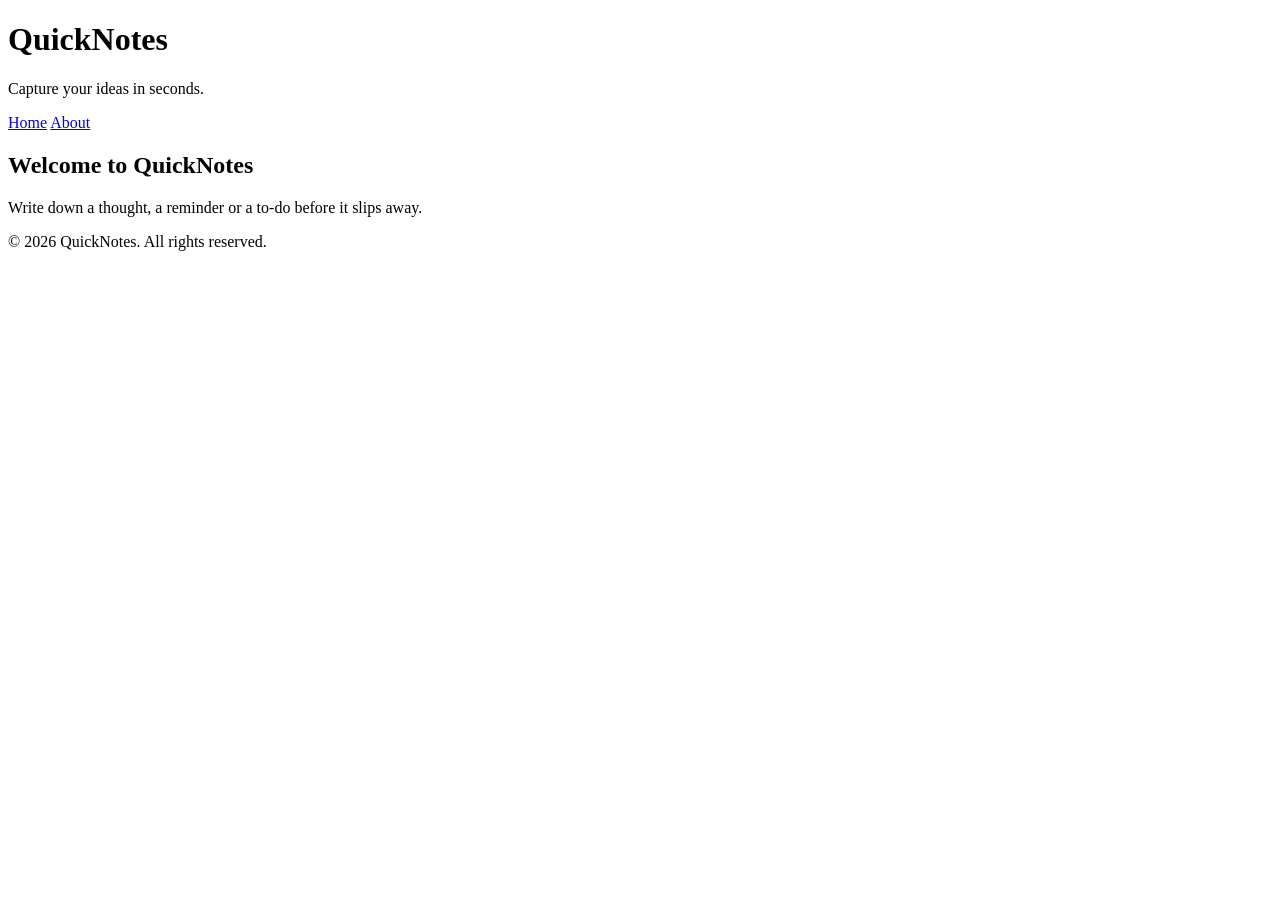
<file: day1/index.html>
<!DOCTYPE html>
<html lang="en">
<head>
  <meta charset="UTF-8">
  <meta name="viewport" content="width=device-width, initial-scale=1.0">
  <title>QuickNotes</title>
</head>
<body>
  <header>
    <h1>QuickNotes</h1>
    <p>Capture your ideas in seconds.</p>
    <nav>
      <a href="index.html">Home</a>
      <a href="about.html">About</a>
    </nav>
  </header>

  <main>
    <h2>Welcome to QuickNotes</h2>
    <p>Write down a thought, a reminder or a to-do before it slips away.</p>
  </main>

  <footer>
    <p>&copy; 2026 QuickNotes. All rights reserved.</p>
  </footer>
</body>
</html>
</file>
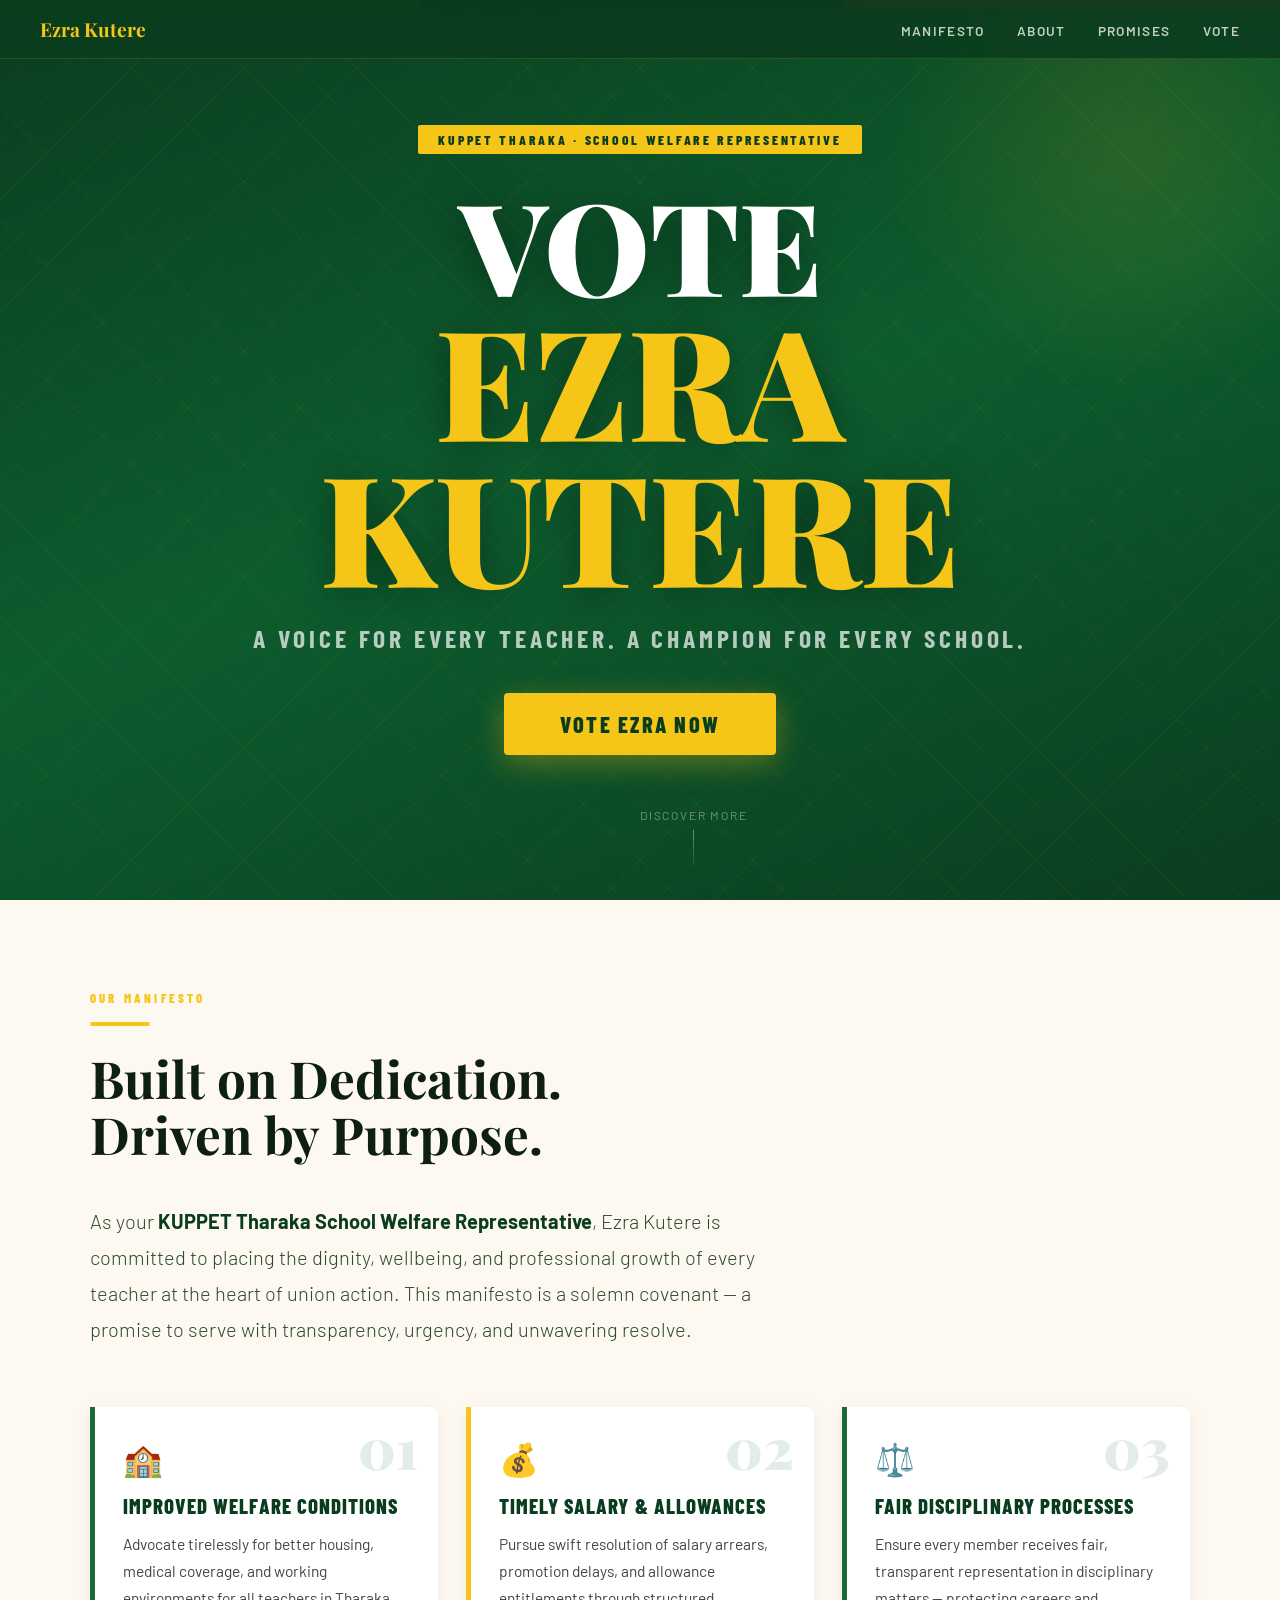
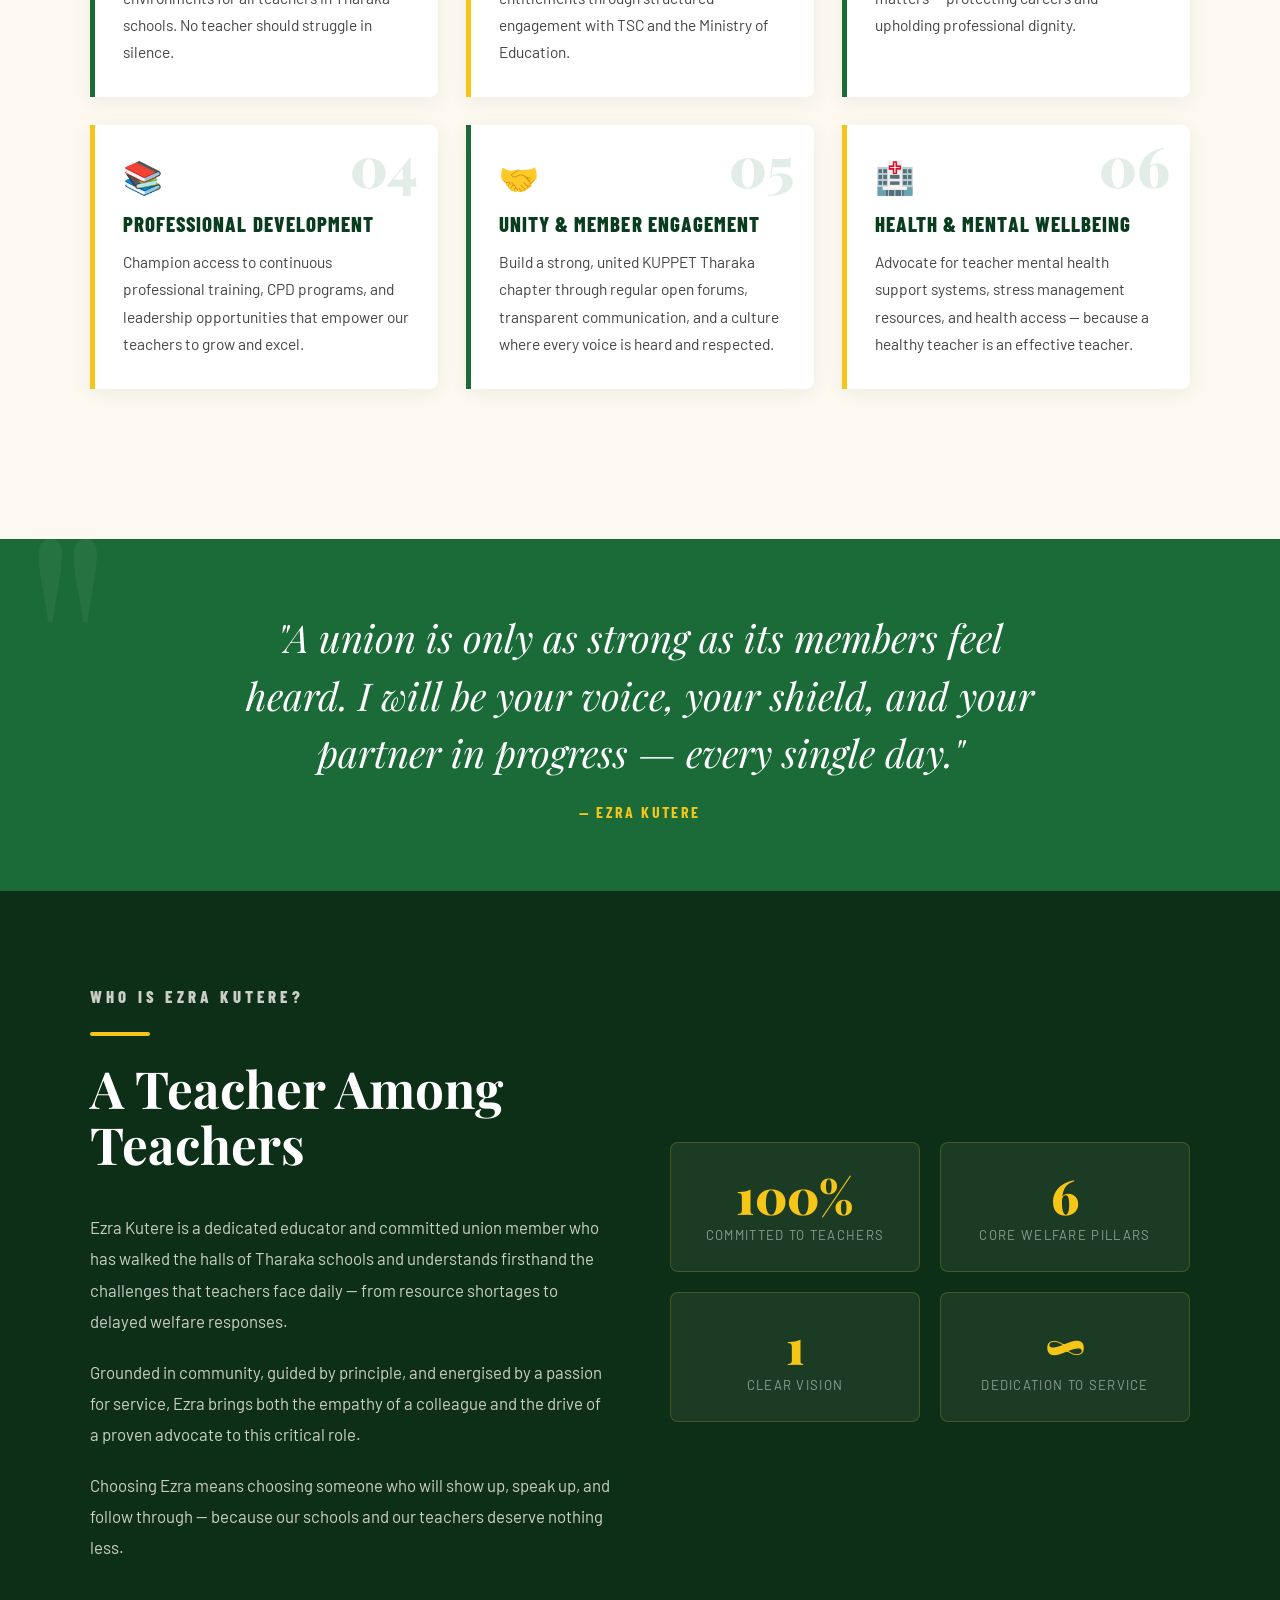
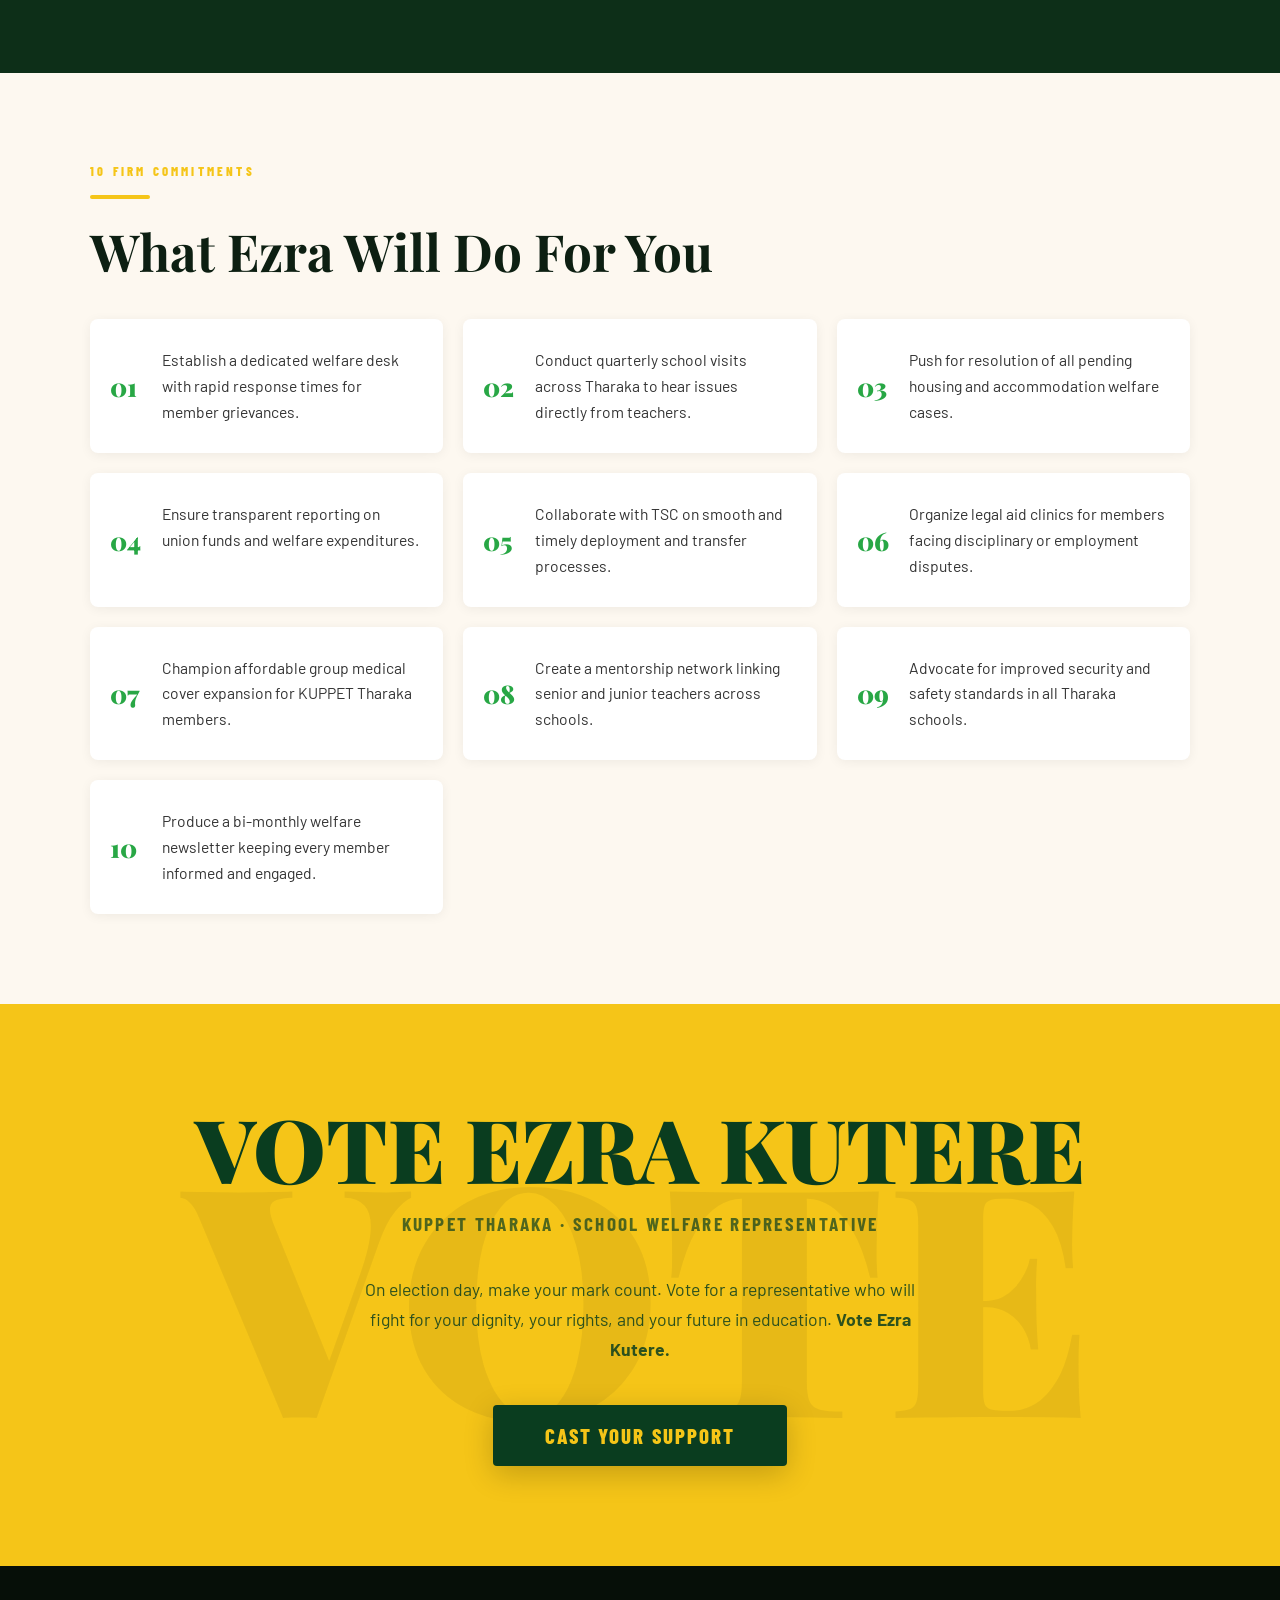
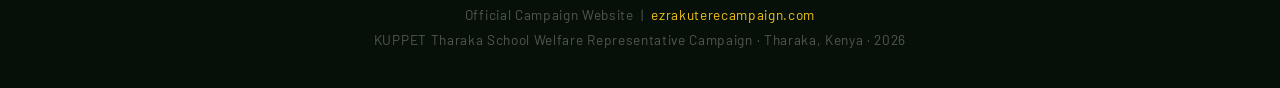
<file: day2/index.html>
<!DOCTYPE html>
<html lang="en">
<head>
  <meta charset="UTF-8">
  <meta name="viewport" content="width=device-width, initial-scale=1.0">
  <title>Vote Ezra Kutere | KUPPET Tharaka School Welfare Representative</title>
  <link href="https://fonts.googleapis.com/css2?family=Playfair+Display:wght@700;900&family=Barlow:wght@300;400;600;700&family=Barlow+Condensed:wght@700;800&display=swap" rel="stylesheet">
  <style>
    :root {
      --green-dark: #0a3d1f;
      --green-mid: #1a6b37;
      --green-bright: #28a745;
      --gold: #f5c518;
      --gold-light: #ffe066;
      --cream: #fdf8f0;
      --white: #ffffff;
      --text-dark: #0d1f12;
      --red: #c0392b;
    }

    *, *::before, *::after { box-sizing: border-box; margin: 0; padding: 0; }

    html { scroll-behavior: smooth; }

    body {
      font-family: 'Barlow', sans-serif;
      background: var(--green-dark);
      color: var(--cream);
      overflow-x: hidden;
    }

    /* ── HERO ── */
    .hero {
      min-height: 100vh;
      background: linear-gradient(160deg, #0a3d1f 0%, #0d5c2e 50%, #0a3d1f 100%);
      position: relative;
      display: flex;
      flex-direction: column;
      align-items: center;
      justify-content: center;
      text-align: center;
      padding: 60px 20px 80px;
      overflow: hidden;
    }

    /* Geometric background pattern */
    .hero::before {
      content: '';
      position: absolute;
      inset: 0;
      background-image:
        repeating-linear-gradient(45deg, rgba(245,197,24,0.04) 0px, rgba(245,197,24,0.04) 1px, transparent 1px, transparent 40px),
        repeating-linear-gradient(-45deg, rgba(245,197,24,0.04) 0px, rgba(245,197,24,0.04) 1px, transparent 1px, transparent 40px);
      pointer-events: none;
    }

    /* Glowing orb */
    .hero::after {
      content: '';
      position: absolute;
      top: -100px; right: -100px;
      width: 500px; height: 500px;
      background: radial-gradient(circle, rgba(245,197,24,0.12) 0%, transparent 70%);
      border-radius: 50%;
      pointer-events: none;
    }

    .flag-stripe {
      position: absolute;
      top: 0; left: 0; right: 0;
      height: 8px;
      background: linear-gradient(90deg, #006600 33%, #000000 33%, #000000 66%, #BB0000 66%);
    }

    .badge {
      display: inline-block;
      background: var(--gold);
      color: var(--green-dark);
      font-family: 'Barlow Condensed', sans-serif;
      font-weight: 800;
      font-size: 0.85rem;
      letter-spacing: 0.2em;
      text-transform: uppercase;
      padding: 6px 20px;
      border-radius: 2px;
      margin-bottom: 30px;
      position: relative;
      animation: fadeDown 0.8s ease both;
    }

    .hero-name {
      font-family: 'Playfair Display', serif;
      font-weight: 900;
      font-size: clamp(3.5rem, 10vw, 8rem);
      line-height: 0.95;
      color: var(--white);
      position: relative;
      animation: fadeDown 1s ease 0.15s both;
      text-shadow: 0 4px 40px rgba(0,0,0,0.4);
    }

    .hero-name span {
      display: block;
      color: var(--gold);
      font-size: clamp(4rem, 12vw, 10rem);
    }

    .hero-tagline {
      font-family: 'Barlow Condensed', sans-serif;
      font-weight: 700;
      font-size: clamp(1.1rem, 3vw, 1.6rem);
      letter-spacing: 0.15em;
      text-transform: uppercase;
      color: rgba(255,255,255,0.7);
      margin: 24px 0 40px;
      animation: fadeDown 1s ease 0.3s both;
    }

    .vote-btn {
      display: inline-block;
      background: var(--gold);
      color: var(--green-dark);
      font-family: 'Barlow Condensed', sans-serif;
      font-weight: 800;
      font-size: 1.4rem;
      letter-spacing: 0.1em;
      text-transform: uppercase;
      text-decoration: none;
      padding: 18px 56px;
      border-radius: 4px;
      position: relative;
      animation: fadeDown 1s ease 0.45s both;
      transition: transform 0.2s, box-shadow 0.2s;
      box-shadow: 0 8px 30px rgba(245,197,24,0.35);
    }
    .vote-btn:hover {
      transform: translateY(-3px);
      box-shadow: 0 16px 40px rgba(245,197,24,0.5);
    }

    .scroll-hint {
      position: absolute;
      bottom: 30px;
      left: 50%;
      transform: translateX(-50%);
      display: flex;
      flex-direction: column;
      align-items: center;
      gap: 8px;
      font-size: 0.75rem;
      letter-spacing: 0.15em;
      text-transform: uppercase;
      color: rgba(255,255,255,0.4);
      animation: fadeDown 1s ease 0.7s both;
    }
    .scroll-hint::after {
      content: '';
      width: 1px; height: 40px;
      background: linear-gradient(to bottom, rgba(255,255,255,0.4), transparent);
      animation: pulse 1.5s ease-in-out infinite;
    }

    /* ── SECTION BASE ── */
    section {
      padding: 90px 20px;
    }

    .container {
      max-width: 1100px;
      margin: 0 auto;
    }

    .section-label {
      font-family: 'Barlow Condensed', sans-serif;
      font-weight: 800;
      font-size: 0.8rem;
      letter-spacing: 0.25em;
      text-transform: uppercase;
      color: var(--gold);
      margin-bottom: 16px;
    }

    .section-title {
      font-family: 'Playfair Display', serif;
      font-weight: 700;
      font-size: clamp(2rem, 5vw, 3.2rem);
      line-height: 1.1;
      margin-bottom: 40px;
    }

    /* ── MANIFESTO ── */
    .manifesto {
      background: var(--cream);
      color: var(--text-dark);
      position: relative;
    }

    .manifesto-intro {
      font-size: 1.25rem;
      line-height: 1.8;
      color: #2c4a30;
      max-width: 720px;
      margin-bottom: 60px;
      font-weight: 300;
    }

    .manifesto-intro strong {
      color: var(--green-dark);
      font-weight: 700;
    }

    .pillars {
      display: grid;
      grid-template-columns: repeat(auto-fit, minmax(300px, 1fr));
      gap: 28px;
      margin-bottom: 60px;
    }

    .pillar {
      background: var(--white);
      border-left: 5px solid var(--green-mid);
      border-radius: 0 8px 8px 0;
      padding: 32px 28px;
      position: relative;
      transition: transform 0.25s, box-shadow 0.25s;
      box-shadow: 0 4px 20px rgba(0,0,0,0.06);
    }
    .pillar:hover {
      transform: translateY(-4px);
      box-shadow: 0 12px 36px rgba(0,0,0,0.12);
    }
    .pillar:nth-child(even) { border-left-color: var(--gold); }

    .pillar-number {
      font-family: 'Playfair Display', serif;
      font-size: 3.5rem;
      font-weight: 900;
      color: rgba(26,107,55,0.12);
      position: absolute;
      top: 12px; right: 20px;
      line-height: 1;
    }

    .pillar-icon {
      font-size: 2rem;
      margin-bottom: 14px;
    }

    .pillar h3 {
      font-family: 'Barlow Condensed', sans-serif;
      font-weight: 800;
      font-size: 1.3rem;
      letter-spacing: 0.05em;
      text-transform: uppercase;
      color: var(--green-dark);
      margin-bottom: 12px;
    }

    .pillar p {
      font-size: 0.97rem;
      line-height: 1.75;
      color: #444;
    }

    /* ── QUOTE BAND ── */
    .quote-band {
      background: var(--green-mid);
      padding: 70px 20px;
      text-align: center;
      position: relative;
      overflow: hidden;
    }
    .quote-band::before {
      content: '"';
      font-family: 'Playfair Display', serif;
      font-size: 20rem;
      color: rgba(255,255,255,0.05);
      position: absolute;
      top: -60px; left: 20px;
      line-height: 1;
      pointer-events: none;
    }

    .quote-text {
      font-family: 'Playfair Display', serif;
      font-size: clamp(1.4rem, 4vw, 2.4rem);
      font-style: italic;
      line-height: 1.5;
      max-width: 800px;
      margin: 0 auto 20px;
      color: var(--white);
    }
    .quote-attr {
      font-family: 'Barlow Condensed', sans-serif;
      font-weight: 700;
      font-size: 1rem;
      letter-spacing: 0.15em;
      text-transform: uppercase;
      color: var(--gold);
    }

    /* ── ABOUT ── */
    .about {
      background: #0d2f18;
    }

    .about-grid {
      display: grid;
      grid-template-columns: 1fr 1fr;
      gap: 60px;
      align-items: center;
    }

    @media (max-width: 768px) {
      .about-grid { grid-template-columns: 1fr; }
    }

    .about-text p {
      font-size: 1.05rem;
      line-height: 1.85;
      color: rgba(253,248,240,0.8);
      margin-bottom: 20px;
    }

    .stat-box {
      display: grid;
      grid-template-columns: 1fr 1fr;
      gap: 20px;
    }

    .stat {
      background: rgba(255,255,255,0.06);
      border: 1px solid rgba(245,197,24,0.2);
      border-radius: 8px;
      padding: 28px 20px;
      text-align: center;
    }
    .stat-number {
      font-family: 'Playfair Display', serif;
      font-size: 3rem;
      font-weight: 900;
      color: var(--gold);
      line-height: 1;
    }
    .stat-label {
      font-size: 0.82rem;
      letter-spacing: 0.1em;
      text-transform: uppercase;
      color: rgba(255,255,255,0.5);
      margin-top: 8px;
    }

    /* ── PROMISES ── */
    .promises {
      background: var(--cream);
      color: var(--text-dark);
    }

    .promise-list {
      counter-reset: promise;
      list-style: none;
      display: grid;
      grid-template-columns: repeat(auto-fit, minmax(280px, 1fr));
      gap: 20px;
    }

    .promise-list li {
      counter-increment: promise;
      background: var(--white);
      border-radius: 8px;
      padding: 28px 24px 28px 72px;
      position: relative;
      box-shadow: 0 2px 12px rgba(0,0,0,0.06);
      font-size: 0.98rem;
      line-height: 1.65;
      color: #333;
      transition: transform 0.2s;
    }
    .promise-list li:hover { transform: translateY(-3px); }
    .promise-list li::before {
      counter-increment: none;
      content: counter(promise, decimal-leading-zero);
      font-family: 'Playfair Display', serif;
      font-weight: 900;
      font-size: 1.6rem;
      color: var(--green-bright);
      position: absolute;
      left: 20px;
      top: 50%;
      transform: translateY(-50%);
    }

    /* ── CTA ── */
    .cta {
      background: var(--gold);
      color: var(--green-dark);
      text-align: center;
      padding: 100px 20px;
      position: relative;
      overflow: hidden;
    }
    .cta::before {
      content: 'VOTE';
      font-family: 'Playfair Display', serif;
      font-size: 20rem;
      font-weight: 900;
      color: rgba(0,0,0,0.06);
      position: absolute;
      top: 50%; left: 50%;
      transform: translate(-50%, -50%);
      pointer-events: none;
      white-space: nowrap;
    }

    .cta-title {
      font-family: 'Playfair Display', serif;
      font-size: clamp(2.5rem, 7vw, 5.5rem);
      font-weight: 900;
      line-height: 1;
      margin-bottom: 20px;
      position: relative;
    }

    .cta-sub {
      font-family: 'Barlow Condensed', sans-serif;
      font-weight: 700;
      font-size: 1.2rem;
      letter-spacing: 0.12em;
      text-transform: uppercase;
      color: rgba(10,61,31,0.7);
      margin-bottom: 40px;
      position: relative;
    }

    .cta-btn {
      display: inline-block;
      background: var(--green-dark);
      color: var(--gold);
      font-family: 'Barlow Condensed', sans-serif;
      font-weight: 800;
      font-size: 1.3rem;
      letter-spacing: 0.1em;
      text-transform: uppercase;
      text-decoration: none;
      padding: 18px 52px;
      border-radius: 4px;
      position: relative;
      transition: transform 0.2s, box-shadow 0.2s;
      box-shadow: 0 8px 30px rgba(0,0,0,0.2);
    }
    .cta-btn:hover {
      transform: translateY(-4px);
      box-shadow: 0 16px 40px rgba(0,0,0,0.3);
    }

    /* ── FOOTER ── */
    footer {
      background: #060f08;
      padding: 40px 20px;
      text-align: center;
      color: rgba(255,255,255,0.3);
      font-size: 0.85rem;
      letter-spacing: 0.05em;
    }
    footer a {
      color: var(--gold);
      text-decoration: none;
    }

    /* ── NAV ── */
    nav {
      position: fixed;
      top: 0; left: 0; right: 0;
      z-index: 100;
      padding: 16px 40px;
      display: flex;
      justify-content: space-between;
      align-items: center;
      background: rgba(10,61,31,0.9);
      backdrop-filter: blur(12px);
      border-bottom: 1px solid rgba(245,197,24,0.15);
    }

    .nav-brand {
      font-family: 'Playfair Display', serif;
      font-weight: 700;
      font-size: 1.2rem;
      color: var(--gold);
      text-decoration: none;
    }

    .nav-links {
      display: flex;
      gap: 32px;
      list-style: none;
    }
    .nav-links a {
      color: rgba(255,255,255,0.75);
      text-decoration: none;
      font-size: 0.85rem;
      letter-spacing: 0.1em;
      text-transform: uppercase;
      font-weight: 600;
      transition: color 0.2s;
    }
    .nav-links a:hover { color: var(--gold); }

    @media (max-width: 600px) {
      nav { padding: 14px 20px; }
      .nav-links { display: none; }
    }

    /* ── DIVIDER ── */
    .gold-rule {
      width: 60px; height: 4px;
      background: var(--gold);
      margin-bottom: 24px;
      border-radius: 2px;
    }

    /* ── ANIMATIONS ── */
    @keyframes fadeDown {
      from { opacity: 0; transform: translateY(-24px); }
      to   { opacity: 1; transform: translateY(0); }
    }
    @keyframes pulse {
      0%, 100% { opacity: 0.4; }
      50% { opacity: 1; }
    }

    .reveal {
      opacity: 0;
      transform: translateY(32px);
      transition: opacity 0.7s ease, transform 0.7s ease;
    }
    .reveal.visible {
      opacity: 1;
      transform: none;
    }
  </style>
</head>
<body>

<!-- NAV -->
<nav>
  <a href="#" class="nav-brand">Ezra Kutere</a>
  <ul class="nav-links">
    <li><a href="#manifesto">Manifesto</a></li>
    <li><a href="#about">About</a></li>
    <li><a href="#promises">Promises</a></li>
    <li><a href="#vote">Vote</a></li>
  </ul>
</nav>

<!-- HERO -->
<section class="hero">
  <div class="flag-stripe"></div>
  <div class="badge">KUPPET Tharaka · School Welfare Representative</div>
  <h1 class="hero-name">
    VOTE
    <span>EZRA<br>KUTERE</span>
  </h1>
  <p class="hero-tagline">A Voice for Every Teacher. A Champion for Every School.</p>
  <a href="#vote" class="vote-btn">Vote Ezra Now</a>
  <div class="scroll-hint">Discover more</div>
</section>

<!-- MANIFESTO -->
<section class="manifesto" id="manifesto">
  <div class="container">
    <p class="section-label">Our Manifesto</p>
    <div class="gold-rule"></div>
    <h2 class="section-title reveal">Built on Dedication.<br>Driven by Purpose.</h2>
    <p class="manifesto-intro reveal">
      As your <strong>KUPPET Tharaka School Welfare Representative</strong>, Ezra Kutere is committed to placing the dignity, wellbeing, and professional growth of every teacher at the heart of union action. This manifesto is a solemn covenant — a promise to serve with transparency, urgency, and unwavering resolve.
    </p>

    <div class="pillars">
      <div class="pillar reveal">
        <div class="pillar-number">01</div>
        <div class="pillar-icon">🏫</div>
        <h3>Improved Welfare Conditions</h3>
        <p>Advocate tirelessly for better housing, medical coverage, and working environments for all teachers in Tharaka schools. No teacher should struggle in silence.</p>
      </div>
      <div class="pillar reveal">
        <div class="pillar-number">02</div>
        <div class="pillar-icon">💰</div>
        <h3>Timely Salary & Allowances</h3>
        <p>Pursue swift resolution of salary arrears, promotion delays, and allowance entitlements through structured engagement with TSC and the Ministry of Education.</p>
      </div>
      <div class="pillar reveal">
        <div class="pillar-number">03</div>
        <div class="pillar-icon">⚖️</div>
        <h3>Fair Disciplinary Processes</h3>
        <p>Ensure every member receives fair, transparent representation in disciplinary matters — protecting careers and upholding professional dignity.</p>
      </div>
      <div class="pillar reveal">
        <div class="pillar-number">04</div>
        <div class="pillar-icon">📚</div>
        <h3>Professional Development</h3>
        <p>Champion access to continuous professional training, CPD programs, and leadership opportunities that empower our teachers to grow and excel.</p>
      </div>
      <div class="pillar reveal">
        <div class="pillar-number">05</div>
        <div class="pillar-icon">🤝</div>
        <h3>Unity & Member Engagement</h3>
        <p>Build a strong, united KUPPET Tharaka chapter through regular open forums, transparent communication, and a culture where every voice is heard and respected.</p>
      </div>
      <div class="pillar reveal">
        <div class="pillar-number">06</div>
        <div class="pillar-icon">🏥</div>
        <h3>Health & Mental Wellbeing</h3>
        <p>Advocate for teacher mental health support systems, stress management resources, and health access — because a healthy teacher is an effective teacher.</p>
      </div>
    </div>
  </div>
</section>

<!-- QUOTE BAND -->
<div class="quote-band">
  <p class="quote-text">"A union is only as strong as its members feel heard. I will be your voice, your shield, and your partner in progress — every single day."</p>
  <p class="quote-attr">— Ezra Kutere</p>
</div>

<!-- ABOUT -->
<section class="about" id="about">
  <div class="container">
    <div class="about-grid">
      <div class="about-text">
        <p class="section-label">Who Is Ezra Kutere?</p>
        <div class="gold-rule"></div>
        <h2 class="section-title reveal" style="color:var(--white);">A Teacher Among Teachers</h2>
        <p class="reveal">Ezra Kutere is a dedicated educator and committed union member who has walked the halls of Tharaka schools and understands firsthand the challenges that teachers face daily — from resource shortages to delayed welfare responses.</p>
        <p class="reveal">Grounded in community, guided by principle, and energised by a passion for service, Ezra brings both the empathy of a colleague and the drive of a proven advocate to this critical role.</p>
        <p class="reveal">Choosing Ezra means choosing someone who will show up, speak up, and follow through — because our schools and our teachers deserve nothing less.</p>
      </div>
      <div class="stat-box reveal">
        <div class="stat">
          <div class="stat-number">100%</div>
          <div class="stat-label">Committed to Teachers</div>
        </div>
        <div class="stat">
          <div class="stat-number">6</div>
          <div class="stat-label">Core Welfare Pillars</div>
        </div>
        <div class="stat">
          <div class="stat-number">1</div>
          <div class="stat-label">Clear Vision</div>
        </div>
        <div class="stat">
          <div class="stat-number">∞</div>
          <div class="stat-label">Dedication to Service</div>
        </div>
      </div>
    </div>
  </div>
</section>

<!-- PROMISES -->
<section class="promises" id="promises">
  <div class="container">
    <p class="section-label">10 Firm Commitments</p>
    <div class="gold-rule"></div>
    <h2 class="section-title reveal">What Ezra Will Do For You</h2>
    <ol class="promise-list">
      <li class="reveal">Establish a dedicated welfare desk with rapid response times for member grievances.</li>
      <li class="reveal">Conduct quarterly school visits across Tharaka to hear issues directly from teachers.</li>
      <li class="reveal">Push for resolution of all pending housing and accommodation welfare cases.</li>
      <li class="reveal">Ensure transparent reporting on union funds and welfare expenditures.</li>
      <li class="reveal">Collaborate with TSC on smooth and timely deployment and transfer processes.</li>
      <li class="reveal">Organize legal aid clinics for members facing disciplinary or employment disputes.</li>
      <li class="reveal">Champion affordable group medical cover expansion for KUPPET Tharaka members.</li>
      <li class="reveal">Create a mentorship network linking senior and junior teachers across schools.</li>
      <li class="reveal">Advocate for improved security and safety standards in all Tharaka schools.</li>
      <li class="reveal">Produce a bi-monthly welfare newsletter keeping every member informed and engaged.</li>
    </ol>
  </div>
</section>

<!-- CTA -->
<section class="cta" id="vote">
  <div class="container">
    <h2 class="cta-title">VOTE EZRA KUTERE</h2>
    <p class="cta-sub">KUPPET Tharaka · School Welfare Representative</p>
    <p style="max-width:560px; margin:0 auto 40px; font-size:1.1rem; line-height:1.7; position:relative; color:rgba(10,61,31,0.85);">
      On election day, make your mark count. Vote for a representative who will fight for your dignity, your rights, and your future in education. <strong>Vote Ezra Kutere.</strong>
    </p>
    <a href="mailto:vote@ezrakuterecampaign.com" class="cta-btn">Cast Your Support</a>
  </div>
</section>

<!-- FOOTER -->
<footer>
  <p>Official Campaign Website &nbsp;|&nbsp; <a href="https://ezrakuterecampaign.com">ezrakuterecampaign.com</a></p>
  <p style="margin-top:8px;">KUPPET Tharaka School Welfare Representative Campaign · Tharaka, Kenya · 2026</p>
</footer>

<script>
  // Scroll reveal
  const reveals = document.querySelectorAll('.reveal');
  const observer = new IntersectionObserver(entries => {
    entries.forEach((e, i) => {
      if (e.isIntersecting) {
        setTimeout(() => e.target.classList.add('visible'), i * 80);
        observer.unobserve(e.target);
      }
    });
  }, { threshold: 0.12 });
  reveals.forEach(r => observer.observe(r));
</script>
</body>
</html>
</file>
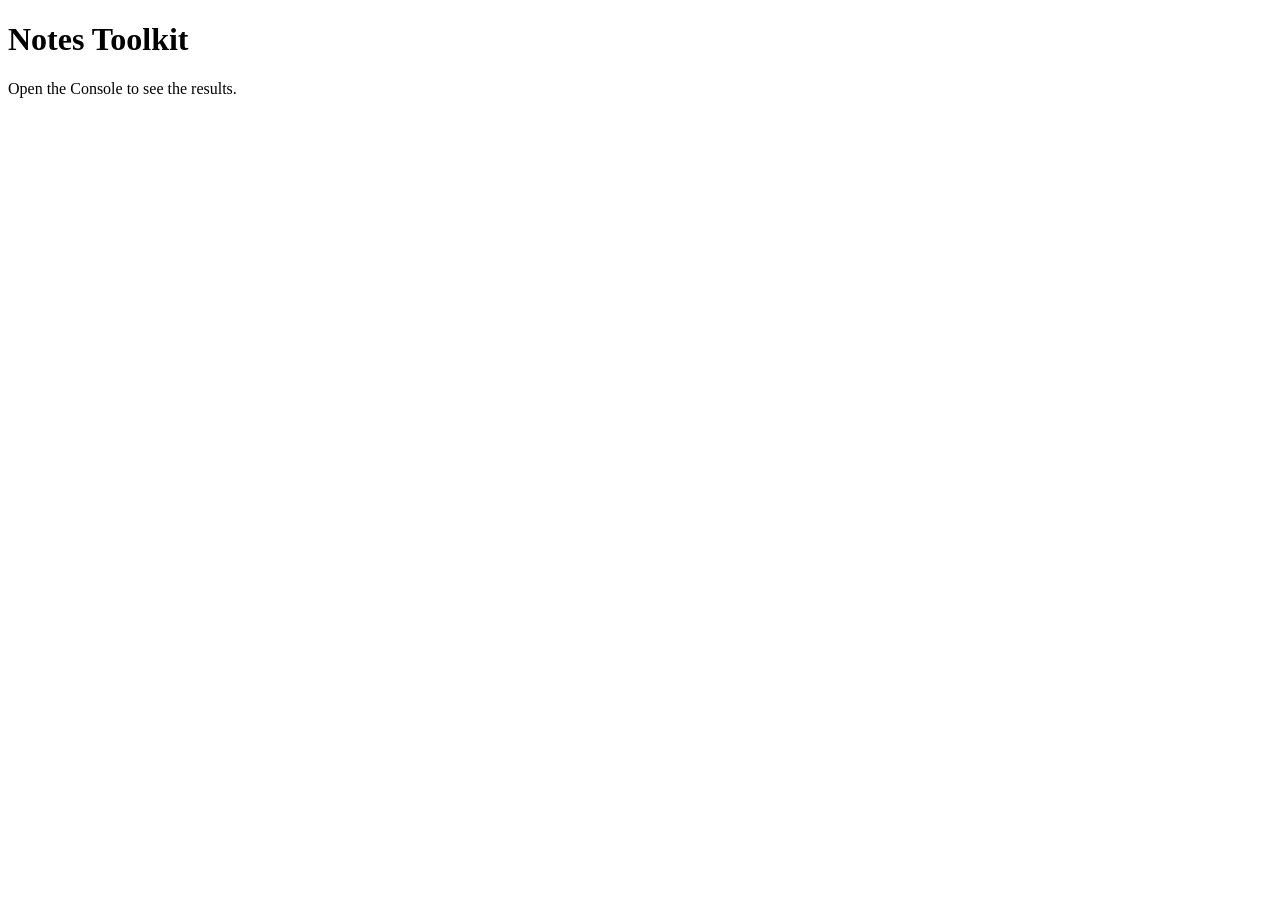
<file: day3/index.html>
<!DOCTYPE html>
<html lang="en">
<head>
  <meta charset="UTF-8">
  <meta name="viewport" content="width=device-width, initial-scale=1.0">
  <title>Notes Toolkit</title>
  <script src="script.js" defer></script>
</head>
<body>
  <h1>Notes Toolkit</h1>
  <p>Open the Console to see the results.</p>
</body>
</html>
</file>
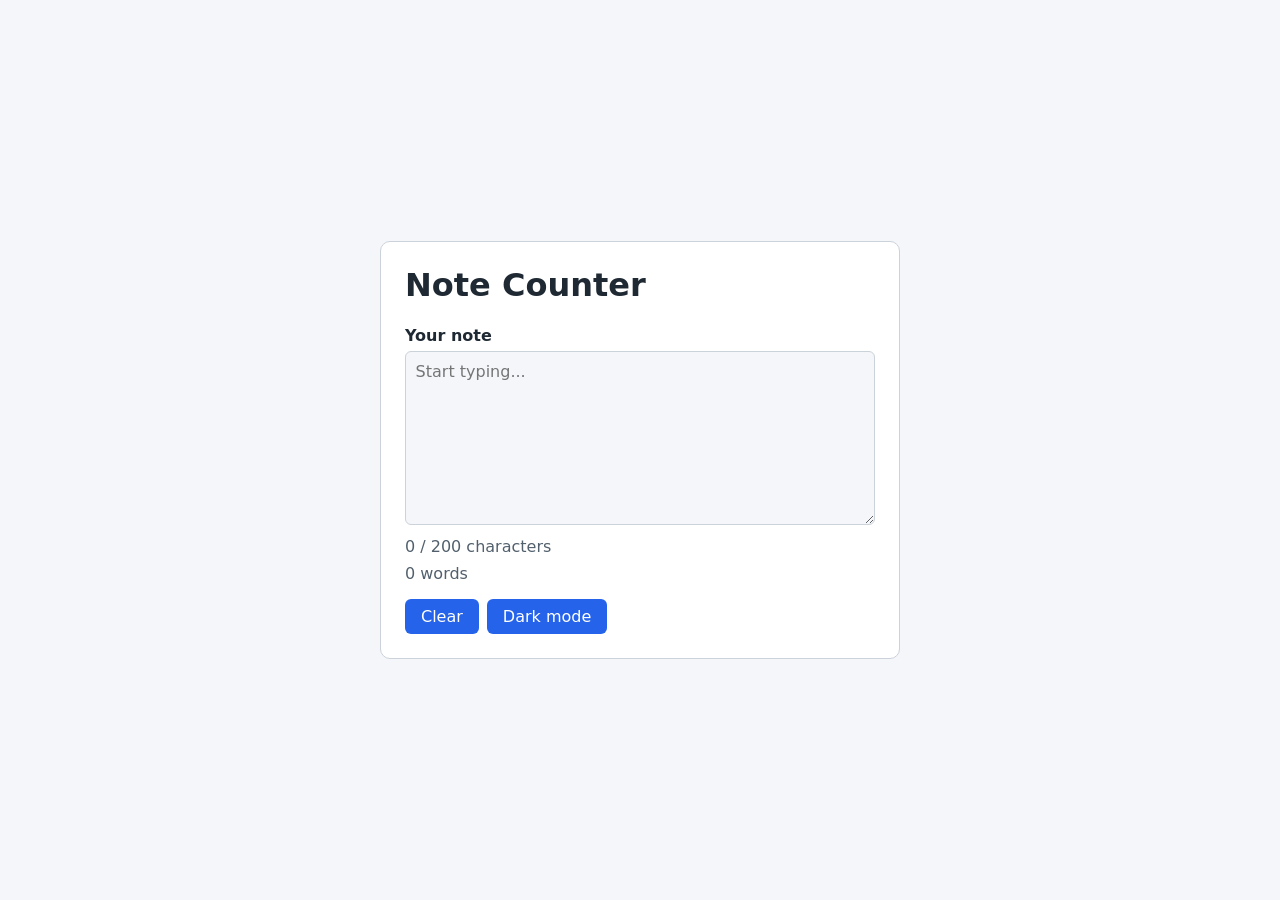
<file: day4/index.html>
<!DOCTYPE html>
<html lang="en">
<head>
  <meta charset="UTF-8">
  <meta name="viewport" content="width=device-width, initial-scale=1">
  <title>Day 4 - Note Counter</title>
  <link rel="stylesheet" href="style.css">
  <script src="script.js" defer></script>
</head>
<body>
  <main class="card">
    <h1>Note Counter</h1>
    <label for="note-text">Your note</label>
    <textarea id="note-text" rows="8" placeholder="Start typing..."></textarea>
    <p id="char-count">0 / 200 characters</p>
    <p id="word-count">0 words</p>
    <div class="actions">
      <button id="clear-btn" type="button">Clear</button>
      <button id="theme-toggle" type="button">Dark mode</button>
    </div>
  </main>
</body>
</html>
</file>
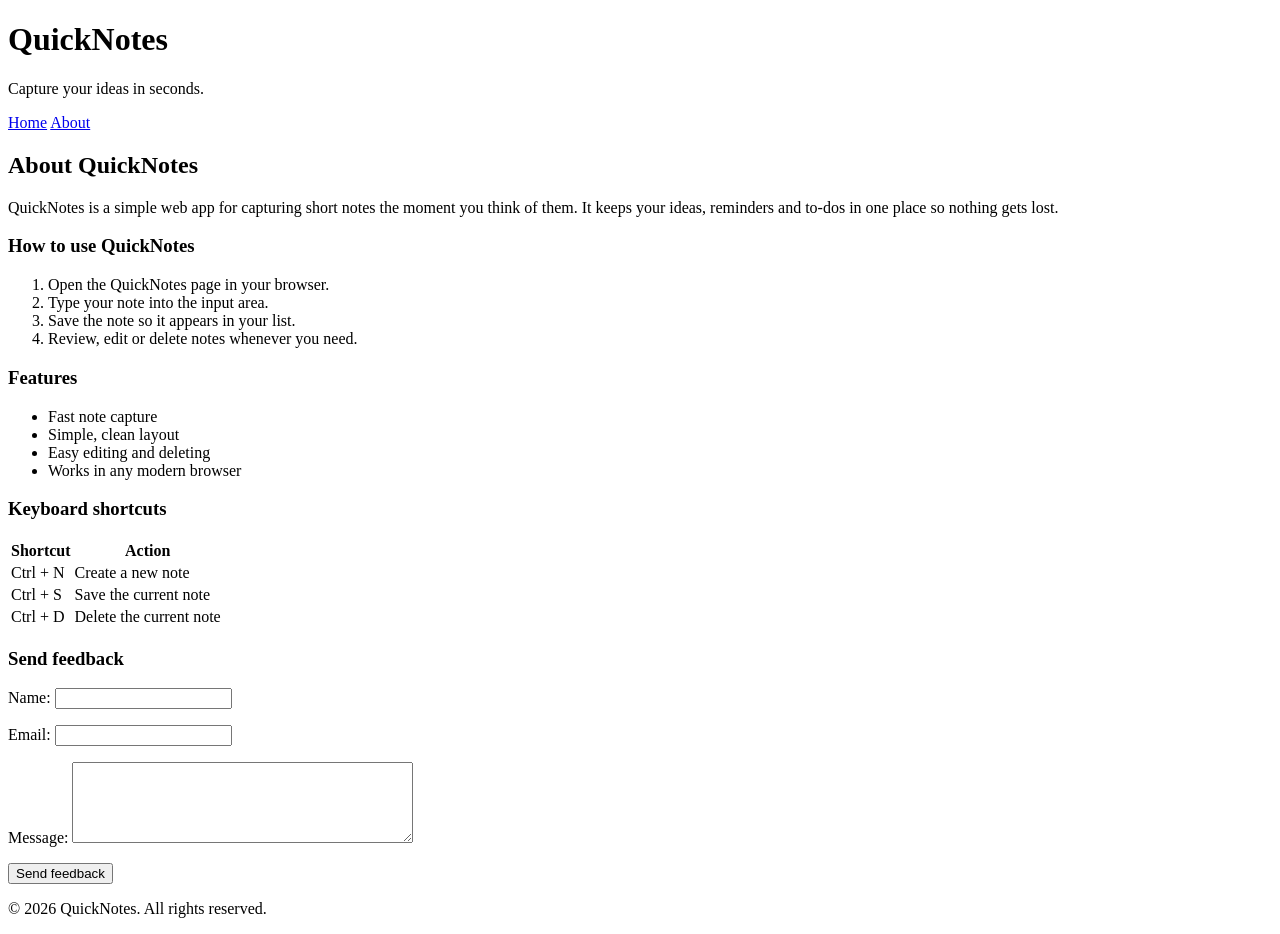
<file: day1/about.html>
<!DOCTYPE html>
<html lang="en">
<head>
  <meta charset="UTF-8">
  <meta name="viewport" content="width=device-width, initial-scale=1.0">
  <title>About QuickNotes</title>
</head>
<body>
  <header>
    <h1>QuickNotes</h1>
    <p>Capture your ideas in seconds.</p>
    <nav>
      <a href="index.html">Home</a>
      <a href="about.html">About</a>
    </nav>
  </header>

  <main>
    <h2>About QuickNotes</h2>
    <p>QuickNotes is a simple web app for capturing short notes the moment you think of them. It keeps your ideas, reminders and to-dos in one place so nothing gets lost.</p>

    <section>
      <h3>How to use QuickNotes</h3>
      <ol>
        <li>Open the QuickNotes page in your browser.</li>
        <li>Type your note into the input area.</li>
        <li>Save the note so it appears in your list.</li>
        <li>Review, edit or delete notes whenever you need.</li>
      </ol>
    </section>

    <section>
      <h3>Features</h3>
      <ul>
        <li>Fast note capture</li>
        <li>Simple, clean layout</li>
        <li>Easy editing and deleting</li>
        <li>Works in any modern browser</li>
      </ul>
    </section>

    <section>
      <h3>Keyboard shortcuts</h3>
      <table>
        <thead>
          <tr>
            <th>Shortcut</th>
            <th>Action</th>
          </tr>
        </thead>
        <tbody>
          <tr>
            <td>Ctrl + N</td>
            <td>Create a new note</td>
          </tr>
          <tr>
            <td>Ctrl + S</td>
            <td>Save the current note</td>
          </tr>
          <tr>
            <td>Ctrl + D</td>
            <td>Delete the current note</td>
          </tr>
        </tbody>
      </table>
    </section>

    <section>
      <h3>Send feedback</h3>
      <form action="#" method="post">
        <p>
          <label for="name">Name:</label>
          <input type="text" id="name" name="name" required>
        </p>
        <p>
          <label for="email">Email:</label>
          <input type="email" id="email" name="email" required>
        </p>
        <p>
          <label for="message">Message:</label>
          <textarea id="message" name="message" rows="5" cols="40" required></textarea>
        </p>
        <button type="submit">Send feedback</button>
      </form>
    </section>
  </main>

  <footer>
    <p>&copy; 2026 QuickNotes. All rights reserved.</p>
  </footer>
</body>
</html>
</file>
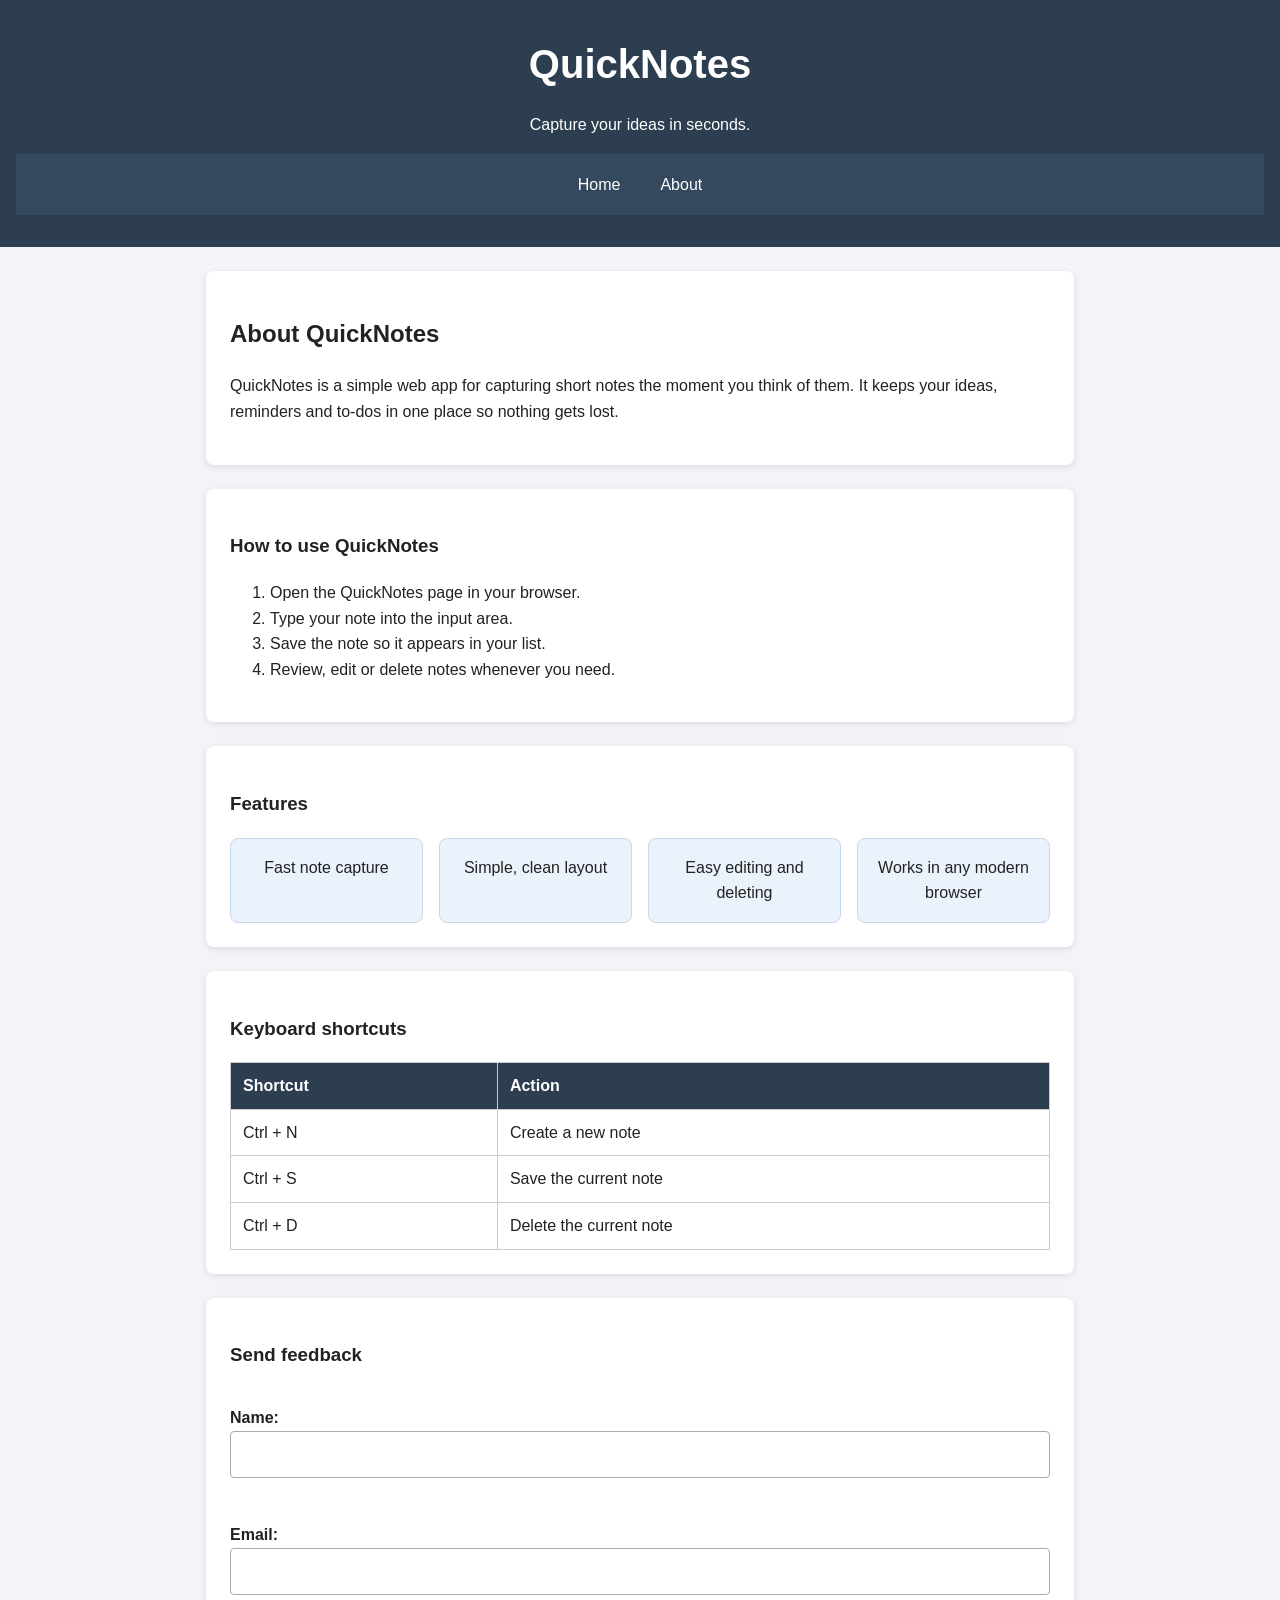
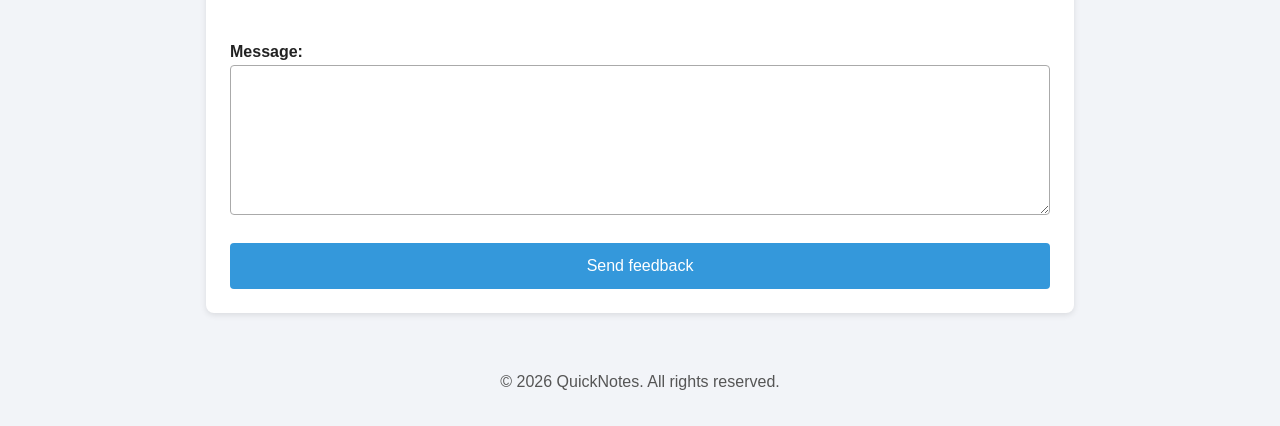
<file: day2/about.html>
<!DOCTYPE html>
<html lang="en">
<head>
  <meta charset="UTF-8">
  <meta name="viewport" content="width=device-width, initial-scale=1.0">
  <title>About QuickNotes</title>
  <link rel="stylesheet" href="style.css">
</head>
<body>
  <header>
    <h1>QuickNotes</h1>
    <p>Capture your ideas in seconds.</p>
    <nav>
      <a href="index.html">Home</a>
      <a href="about.html">About</a>
    </nav>
  </header>

  <main>
    <section>
      <h2>About QuickNotes</h2>
      <p>QuickNotes is a simple web app for capturing short notes the moment you think of them. It keeps your ideas, reminders and to-dos in one place so nothing gets lost.</p>
    </section>

    <section>
      <h3>How to use QuickNotes</h3>
      <ol>
        <li>Open the QuickNotes page in your browser.</li>
        <li>Type your note into the input area.</li>
        <li>Save the note so it appears in your list.</li>
        <li>Review, edit or delete notes whenever you need.</li>
      </ol>
    </section>

    <section>
      <h3>Features</h3>
      <ul class="features">
        <li>Fast note capture</li>
        <li>Simple, clean layout</li>
        <li>Easy editing and deleting</li>
        <li>Works in any modern browser</li>
      </ul>
    </section>

    <section>
      <h3>Keyboard shortcuts</h3>
      <table>
        <thead>
          <tr>
            <th>Shortcut</th>
            <th>Action</th>
          </tr>
        </thead>
        <tbody>
          <tr>
            <td>Ctrl + N</td>
            <td>Create a new note</td>
          </tr>
          <tr>
            <td>Ctrl + S</td>
            <td>Save the current note</td>
          </tr>
          <tr>
            <td>Ctrl + D</td>
            <td>Delete the current note</td>
          </tr>
        </tbody>
      </table>
    </section>

    <section>
      <h3>Send feedback</h3>
      <form action="#" method="post">
        <p>
          <label for="name">Name:</label>
          <input type="text" id="name" name="name" required>
        </p>
        <p>
          <label for="email">Email:</label>
          <input type="email" id="email" name="email" required>
        </p>
        <p>
          <label for="message">Message:</label>
          <textarea id="message" name="message" rows="5" cols="40" required></textarea>
        </p>
        <button type="submit">Send feedback</button>
      </form>
    </section>
  </main>

  <footer>
    <p>&copy; 2026 QuickNotes. All rights reserved.</p>
  </footer>
</body>
</html>
</file>
<file: day4/style.css>
:root {
  --bg: #f4f6fa;
  --card-bg: #ffffff;
  --text: #1f2933;
  --muted: #52606d;
  --border: #cbd2d9;
  --accent: #2563eb;
  --accent-text: #ffffff;
  --warning: #d97706;
  --over: #dc2626;
}

body.dark {
  --bg: #121826;
  --card-bg: #1c2434;
  --text: #e5e9f0;
  --muted: #9aa5b5;
  --border: #3a4458;
  --accent: #60a5fa;
  --accent-text: #0b1220;
  --warning: #fb923c;
  --over: #f87171;
}

* { box-sizing: border-box; }

body {
  margin: 0;
  min-height: 100vh;
  display: flex;
  align-items: center;
  justify-content: center;
  padding: 1rem;
  font-family: system-ui, sans-serif;
  background: var(--bg);
  color: var(--text);
  transition: background 0.2s, color 0.2s;
}

.card {
  width: 100%;
  max-width: 520px;
  background: var(--card-bg);
  border: 1px solid var(--border);
  border-radius: 10px;
  padding: 1.5rem;
}

h1 { margin-top: 0; }

label { display: block; margin-bottom: 0.4rem; font-weight: 600; }

textarea {
  width: 100%;
  padding: 0.6rem;
  font: inherit;
  color: var(--text);
  background: var(--bg);
  border: 1px solid var(--border);
  border-radius: 6px;
  resize: vertical;
}

#char-count, #word-count { margin: 0.5rem 0 0; color: var(--muted); }

#char-count.warning { color: var(--warning); }
#char-count.over { color: var(--over); font-weight: bold; }

.actions { display: flex; gap: 0.5rem; margin-top: 1rem; }

button {
  padding: 0.5rem 1rem;
  font: inherit;
  cursor: pointer;
  color: var(--accent-text);
  background: var(--accent);
  border: none;
  border-radius: 6px;
}

button:hover { opacity: 0.9; }
</file>
<file: day2/style.css>
/* ---------- Reset & base ---------- */
*,
*::before,
*::after {
  box-sizing: border-box;
}

body {
  margin: 0;
  font-family: Arial, Helvetica, sans-serif;
  line-height: 1.6;
  color: #222;
  background: #f2f4f8;
}

/* ---------- Header ---------- */
header {
  background: #2c3e50;
  color: #fff;
  text-align: center;
  padding: 32px 16px;
}

header h1 {
  margin: 0;
  font-size: 2.5rem;
}

/* ---------- Navigation (Flexbox) ---------- */
nav {
  display: flex;
  justify-content: center;
  align-items: center;
  gap: 16px;
  padding: 12px 16px;
  background: #34495e;
}

nav a {
  color: #fff;
  text-decoration: none;
  padding: 6px 12px;
  border-radius: 4px;
  transition: background-color 0.3s ease, color 0.3s ease;
}

nav a:hover,
nav a:focus {
  background: #fff;
  color: #2c3e50;
}

/* ---------- Main & sections ---------- */
main {
  max-width: 900px;
  margin: 24px auto;
  padding: 0 16px;
}

section {
  background: #fff;
  padding: 24px;
  margin-bottom: 24px;
  border-radius: 8px;
  box-shadow: 0 2px 6px rgba(0, 0, 0, 0.1);
}

/* ---------- Features list (Grid cards) ---------- */
ul.features {
  list-style: none;
  margin: 0;
  padding: 0;
  display: grid;
  grid-template-columns: repeat(auto-fit, minmax(180px, 1fr));
  gap: 16px;
}

ul.features li {
  background: #eaf2fb;
  border: 1px solid #c5d8ee;
  border-radius: 8px;
  padding: 16px;
  text-align: center;
}

/* ---------- Shortcuts table ---------- */
table {
  width: 100%;
  border-collapse: collapse;
}

th,
td {
  border: 1px solid #ccc;
  padding: 10px 12px;
  text-align: left;
}

th {
  background: #2c3e50;
  color: #fff;
}

/* ---------- Feedback form ---------- */
form {
  display: flex;
  flex-direction: column;
  gap: 12px;
}

form label {
  font-weight: bold;
}

form input,
form select,
form textarea {
  display: block;
  width: 100%;
  padding: 10px;
  font: inherit;
  border: 1px solid #aaa;
  border-radius: 4px;
}

form input:focus,
form select:focus,
form textarea:focus {
  outline: 2px solid #3498db;
  border-color: #3498db;
}

/* ---------- Buttons ---------- */
button,
input[type="submit"] {
  padding: 10px 20px;
  font: inherit;
  color: #fff;
  background: #3498db;
  border: none;
  border-radius: 4px;
  cursor: pointer;
  transition: background-color 0.3s ease, transform 0.2s ease;
}

button:hover,
input[type="submit"]:hover {
  background: #217dbb;
  transform: translateY(-2px);
}

/* ---------- Footer ---------- */
footer {
  text-align: center;
  padding: 16px;
  color: #555;
}

/* ---------- Small screens ---------- */
@media (max-width: 600px) {
  header {
    padding: 16px 8px;
  }

  header h1 {
    font-size: 1.5rem;
  }

  nav {
    flex-wrap: wrap;
  }
}
</file>
